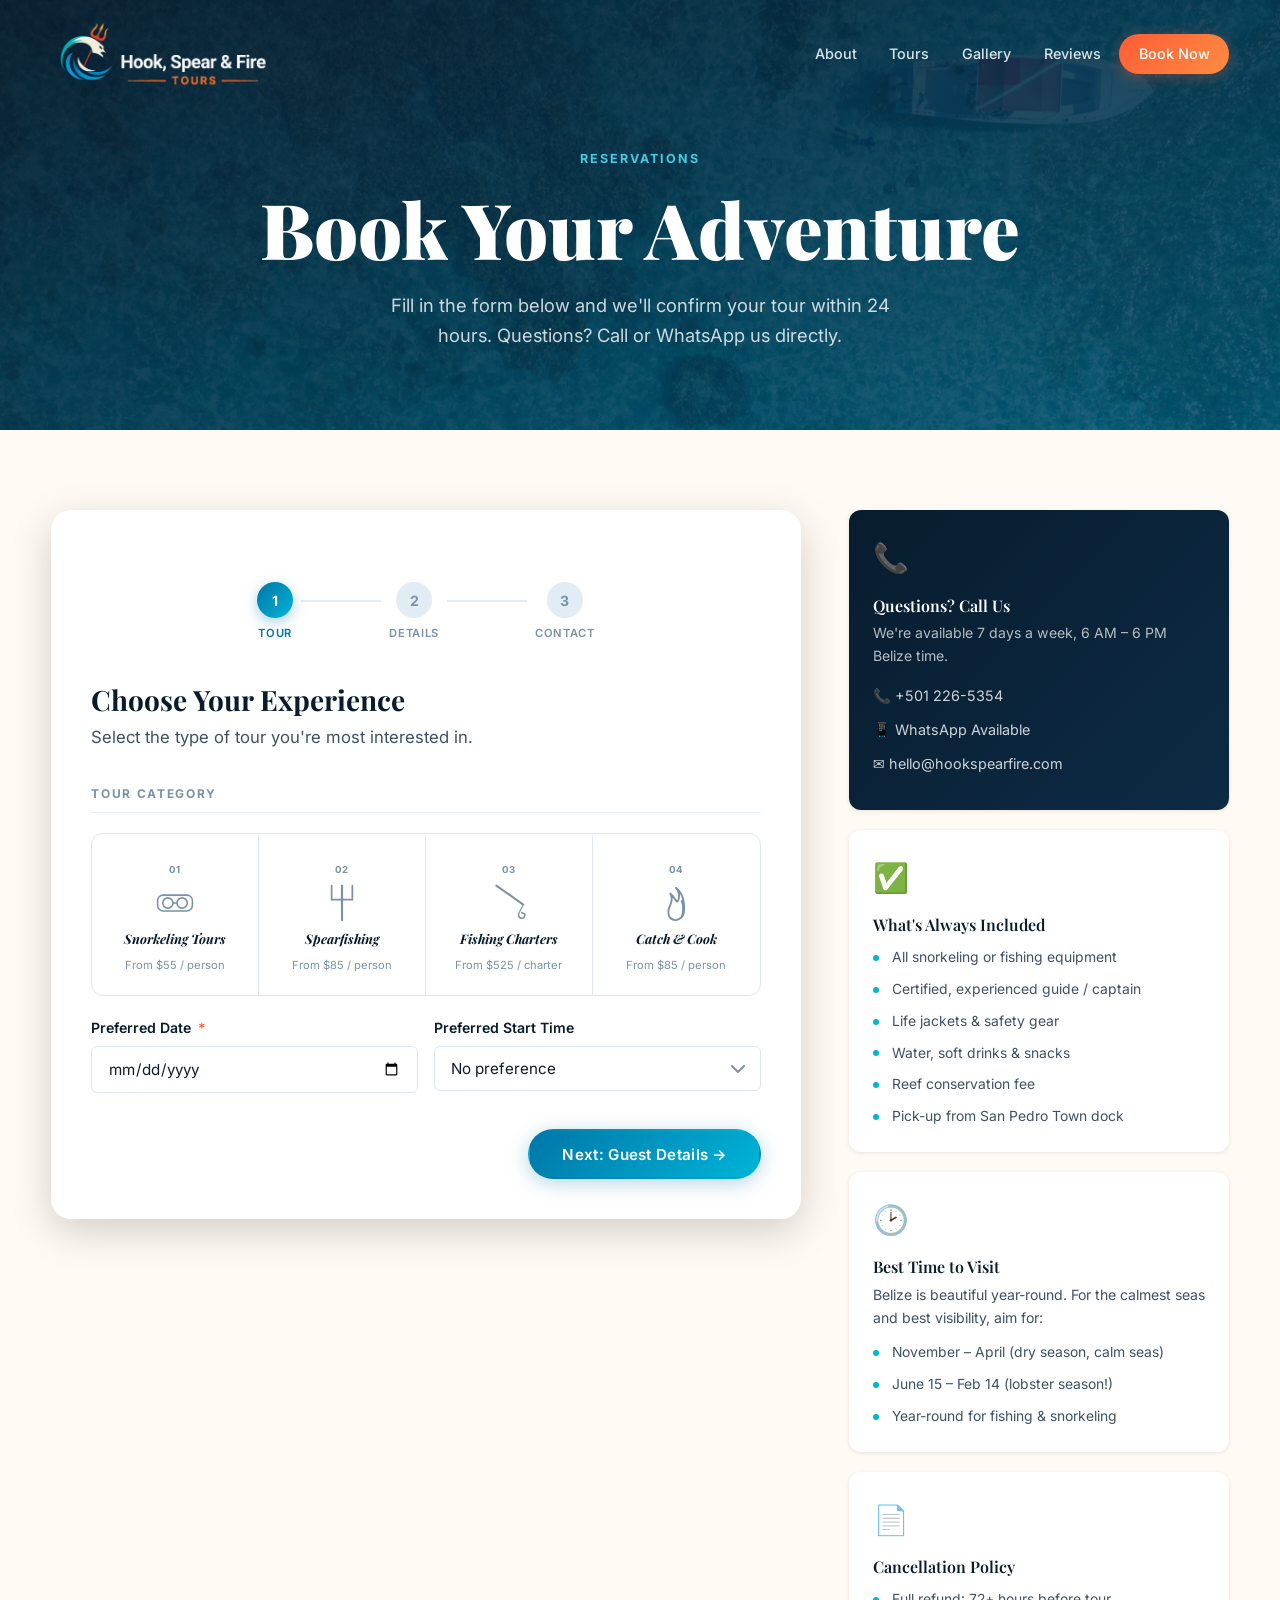
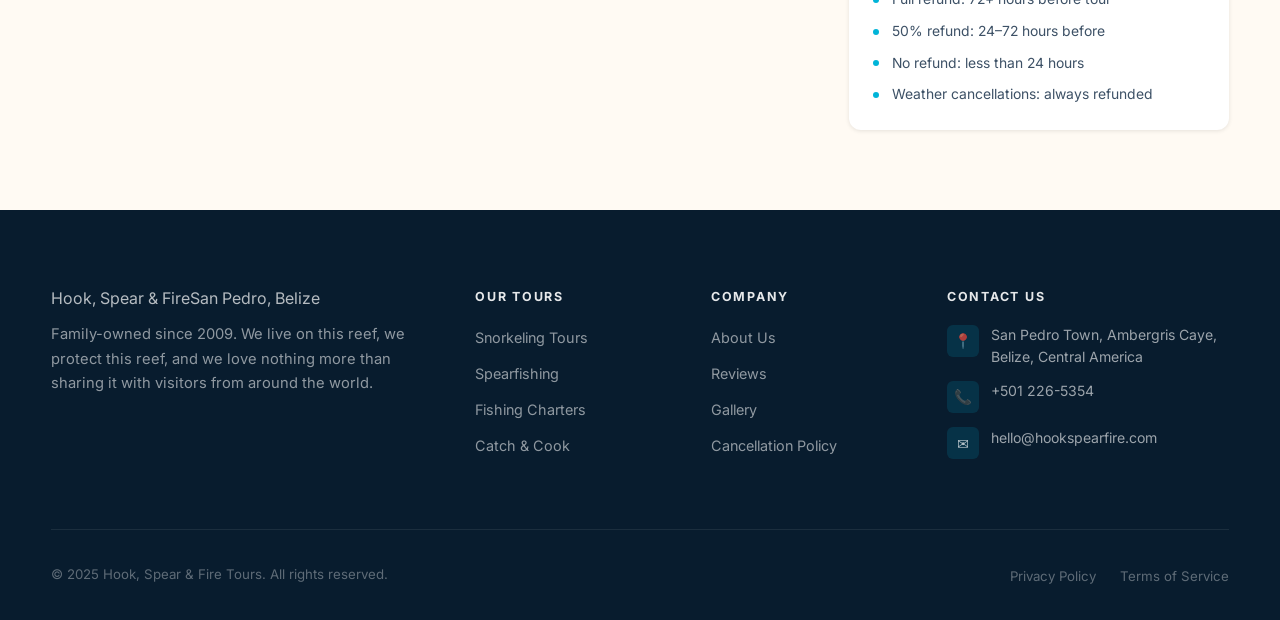
<file: reservations.html>
<!DOCTYPE html>
<html lang="en">
<head>
  <meta charset="UTF-8" />
  <meta name="viewport" content="width=device-width, initial-scale=1.0" />
  <meta name="description" content="Book a snorkeling, spearfishing, fishing or catch-and-cook tour with Hook, Spear &amp; Fire Tours in San Pedro, Belize." />
  <title>Book a Tour | Hook, Spear &amp; Fire Tours — San Pedro, Belize</title>
  <link rel="stylesheet" href="style.css" />
  <link rel="preconnect" href="https://fonts.googleapis.com" />
  <link rel="preconnect" href="https://fonts.gstatic.com" crossorigin />
  <link href="https://fonts.googleapis.com/css2?family=Playfair+Display:ital,wght@0,400;0,600;0,700;0,900;1,400;1,700&family=Inter:wght@300;400;500;600;700&display=swap" rel="stylesheet" />
  <style>
    .step-indicator {
      display: flex;
      align-items: center;
      justify-content: center;
      gap: 0;
      margin: 2rem 0 2.5rem;
    }
    .step {
      display: flex;
      flex-direction: column;
      align-items: center;
      gap: .35rem;
      position: relative;
    }
    .step-circle {
      width: 36px; height: 36px;
      border-radius: 50%;
      background: #e2ecf4;
      color: var(--text-light);
      display: flex;
      align-items: center;
      justify-content: center;
      font-weight: 700;
      font-size: .88rem;
      transition: var(--transition);
      position: relative;
      z-index: 1;
    }
    .step.active .step-circle {
      background: linear-gradient(135deg, var(--ocean), var(--turquoise));
      color: var(--white);
      box-shadow: 0 4px 14px rgba(0,119,168,.35);
    }
    .step.done .step-circle {
      background: linear-gradient(135deg, var(--coral), var(--ember));
      color: var(--white);
    }
    .step-label {
      font-size: .7rem;
      font-weight: 600;
      letter-spacing: .06em;
      text-transform: uppercase;
      color: var(--text-light);
    }
    .step.active .step-label { color: var(--ocean); }
    .step-line {
      flex: 1;
      height: 2px;
      background: #e2ecf4;
      margin: 0 .5rem;
      margin-bottom: 1.5rem;
      max-width: 80px;
    }

    .tour-type-grid {
      display: grid;
      grid-template-columns: repeat(4, 1fr);
      gap: 0;
      border: 1px solid #dce8f0;
      border-radius: var(--radius-md);
      overflow: hidden;
      margin-bottom: 1.25rem;
    }
    .tour-type-card {
      display: flex;
      flex-direction: column;
      align-items: center;
      justify-content: center;
      gap: .4rem;
      padding: 1.5rem .75rem 1.25rem;
      cursor: pointer;
      border: none;
      border-top: 4px solid transparent;
      border-right: 1px solid #dce8f0;
      background: transparent;
      transition: background .25s, border-top-color .25s;
      text-align: center;
    }
    .tour-type-card:last-child { border-right: none; }
    .tour-type-card input[type="radio"] { display: none; }
    .tour-type-card:hover:not(.selected) {
      background: #eaf2f7;
      border-top-color: rgba(255,92,53,.35);
    }
    .tour-type-card.selected {
      background: var(--navy);
      border-top-color: var(--coral);
    }
    .tour-num {
      font-size: .6rem;
      font-weight: 700;
      letter-spacing: .12em;
      color: var(--text-light);
    }
    .tour-type-card.selected .tour-num { color: rgba(255,255,255,.4); }
    .tour-card-svg {
      width: 38px; height: 38px;
      color: var(--text-light);
      transition: color .25s, transform .25s;
    }
    .tour-type-card:hover:not(.selected) .tour-card-svg {
      color: var(--ocean);
      transform: translateY(-3px) scale(1.1);
    }
    .tour-type-card.selected .tour-card-svg {
      color: var(--coral);
      transform: translateY(-2px) scale(1.06);
    }
    .tour-card-name {
      font-family: var(--font-display);
      font-size: .82rem;
      font-weight: 700;
      font-style: italic;
      color: var(--navy);
      display: block;
    }
    .tour-type-card.selected .tour-card-name { color: var(--white); }
    .tour-card-price {
      font-size: .7rem;
      color: var(--text-light);
    }
    .tour-type-card.selected .tour-card-price { color: rgba(255,255,255,.5); }

    .guest-counter {
      display: flex;
      align-items: center;
      gap: .75rem;
    }
    .counter-btn {
      width: 36px; height: 36px;
      border-radius: 50%;
      border: 1.5px solid #dde8f0;
      background: var(--white);
      cursor: pointer;
      font-size: 1.2rem;
      display: flex;
      align-items: center;
      justify-content: center;
      color: var(--navy);
      transition: var(--transition);
    }
    .counter-btn:hover:not(:disabled) {
      background: var(--navy);
      border-color: var(--navy);
      color: var(--white);
    }
    .counter-btn:disabled {
      opacity: .3;
      cursor: not-allowed;
    }
    #capacity-note {
      font-size: .8rem;
      font-weight: 600;
      letter-spacing: .02em;
      padding: .4rem .75rem;
      border-radius: 6px;
      background: #f0f5f9;
      color: var(--text-mid);
      margin-top: -.25rem;
      margin-bottom: .75rem;
    }
    #capacity-note.at-max {
      background: #fff0ec;
      color: var(--coral);
    }
    .counter-value {
      font-family: var(--font-display);
      font-size: 1.5rem;
      font-weight: 700;
      color: var(--navy);
      min-width: 2ch;
      text-align: center;
    }

    .success-screen {
      display: none;
      text-align: center;
      padding: 3rem 1rem;
    }
    .success-icon {
      width: 80px; height: 80px;
      background: linear-gradient(135deg, #22c55e, #16a34a);
      border-radius: 50%;
      display: flex;
      align-items: center;
      justify-content: center;
      font-size: 2rem;
      margin: 0 auto 1.5rem;
      box-shadow: 0 8px 24px rgba(34,197,94,.3);
    }
    .success-screen h3 { font-size: 1.6rem; margin-bottom: .75rem; }
    .success-screen p  { margin-bottom: 2rem; max-width: 420px; margin-inline: auto; }

    .price-estimate {
      background: linear-gradient(135deg, rgba(0,180,216,.08), rgba(0,119,168,.05));
      border: 1px solid rgba(0,180,216,.2);
      border-radius: var(--radius-md);
      padding: 1.25rem;
      margin-top: 1.5rem;
    }
    .price-estimate h5 {
      font-family: var(--font-body);
      font-size: .78rem;
      font-weight: 700;
      letter-spacing: .12em;
      text-transform: uppercase;
      color: var(--ocean);
      margin-bottom: .85rem;
    }
    .price-row {
      display: flex;
      justify-content: space-between;
      font-size: .88rem;
      color: var(--text-mid);
      margin-bottom: .4rem;
    }
    .price-row.total {
      border-top: 1px solid rgba(0,180,216,.2);
      padding-top: .75rem;
      margin-top: .75rem;
      font-weight: 700;
      color: var(--navy);
      font-size: .98rem;
    }
    .price-note {
      font-size: .75rem;
      color: var(--text-light);
      margin-top: .65rem;
    }

    @media (max-width: 600px) {
      .tour-type-grid { grid-template-columns: repeat(2, 1fr); }
      .tour-type-card:nth-child(2) { border-right: none; }
      .tour-type-card:nth-child(3) { border-top: 1px solid #dce8f0; }
      .tour-type-card:nth-child(4) { border-top: 1px solid #dce8f0; border-right: none; }
    }
  </style>
</head>
<body>

<nav class="navbar" id="navbar">
  <div class="container nav-inner">
    <a href="index.html" class="nav-logo">
      <img src="images/Hook, Spear &amp; Fire Logo.png" alt="Hook, Spear &amp; Fire Tours" class="nav-logo-img" />
    </a>
    <ul class="nav-links" id="navLinks">
      <li><a href="index.html#about">About</a></li>
      <li><a href="index.html#services">Tours</a></li>
      <li><a href="index.html#gallery">Gallery</a></li>
      <li><a href="index.html#testimonials">Reviews</a></li>
      <li><a href="reservations.html" class="nav-cta">Book Now</a></li>
    </ul>
    <button class="nav-toggle" id="navToggle" aria-label="Toggle menu">
      <span></span><span></span><span></span>
    </button>
  </div>
</nav>


<header class="reservations-hero">
  <div class="container">
    <span class="section-label" style="color:var(--aqua)">Reservations</span>
    <h1>Book Your Adventure</h1>
    <p>
      Fill in the form below and we'll confirm your tour within
      24 hours. Questions? Call or WhatsApp us directly.
    </p>
  </div>
</header>


<section class="reservations-section">
  <div class="container reservations-layout">

    <div class="form-card fade-up">

      <div class="step-indicator">
        <div class="step active" id="step1">
          <div class="step-circle">1</div>
          <span class="step-label">Tour</span>
        </div>
        <div class="step-line"></div>
        <div class="step" id="step2">
          <div class="step-circle">2</div>
          <span class="step-label">Details</span>
        </div>
        <div class="step-line"></div>
        <div class="step" id="step3">
          <div class="step-circle">3</div>
          <span class="step-label">Contact</span>
        </div>
      </div>

      <form id="bookingForm" novalidate>

        <!-- STEP 1 -->
        <div class="form-step" id="formStep1">
          <h2>Choose Your Experience</h2>
          <p>Select the type of tour you're most interested in.</p>

          <div class="form-section-title">Tour Category</div>
          <div class="tour-type-grid">

            <label class="tour-type-card" id="card-snorkeling">
              <input type="radio" name="tourCategory" value="snorkeling" />
              <span class="tour-num">01</span>
              <svg class="tour-card-svg" viewBox="0 0 48 30" fill="none" aria-hidden="true">
                <rect x="2" y="5" width="44" height="20" rx="7" stroke="currentColor" stroke-width="2"/>
                <circle cx="15" cy="15" r="6.5" stroke="currentColor" stroke-width="2"/>
                <circle cx="33" cy="15" r="6.5" stroke="currentColor" stroke-width="2"/>
                <line x1="21.5" y1="15" x2="26.5" y2="15" stroke="currentColor" stroke-width="2" stroke-linecap="round"/>
              </svg>
              <strong class="tour-card-name">Snorkeling Tours</strong>
              <span class="tour-card-price">From $55 / person</span>
            </label>

            <label class="tour-type-card" id="card-spearfishing">
              <input type="radio" name="tourCategory" value="spearfishing" />
              <span class="tour-num">02</span>
              <svg class="tour-card-svg" viewBox="0 0 32 44" fill="none" aria-hidden="true">
                <line x1="16" y1="2" x2="16" y2="42" stroke="currentColor" stroke-width="2.5" stroke-linecap="round"/>
                <line x1="4" y1="18" x2="28" y2="18" stroke="currentColor" stroke-width="2" stroke-linecap="round"/>
                <line x1="4" y1="2" x2="4" y2="18" stroke="currentColor" stroke-width="2" stroke-linecap="round"/>
                <line x1="28" y1="2" x2="28" y2="18" stroke="currentColor" stroke-width="2" stroke-linecap="round"/>
              </svg>
              <strong class="tour-card-name">Spearfishing</strong>
              <span class="tour-card-price">From $85 / person</span>
            </label>

            <label class="tour-type-card" id="card-fishing">
              <input type="radio" name="tourCategory" value="fishing" />
              <span class="tour-num">03</span>
              <svg class="tour-card-svg" viewBox="0 0 44 48" fill="none" aria-hidden="true">
                <line x1="6" y1="2" x2="40" y2="26" stroke="currentColor" stroke-width="2.5" stroke-linecap="round"/>
                <line x1="40" y1="26" x2="34" y2="38" stroke="currentColor" stroke-width="1.5" stroke-linecap="round"/>
                <path d="M34 38 C34 45 42 45 42 38" stroke="currentColor" stroke-width="2" stroke-linecap="round" fill="none"/>
                <line x1="42" y1="38" x2="38" y2="36" stroke="currentColor" stroke-width="2" stroke-linecap="round"/>
              </svg>
              <strong class="tour-card-name">Fishing Charters</strong>
              <span class="tour-card-price">From $525 / charter</span>
            </label>

            <label class="tour-type-card" id="card-catchcook">
              <input type="radio" name="tourCategory" value="catchcook" />
              <span class="tour-num">04</span>
              <svg class="tour-card-svg" viewBox="0 0 28 40" fill="none" aria-hidden="true">
                <path d="M14 38 C6 38 4 30 8 22 C10 18 10 14 8 10 C13 14 14 20 16 18 C18 14 18 8 14 4 C24 12 24 28 20 34 C22 30 22 22 20 18 C24 26 24 36 14 38 Z" stroke="currentColor" stroke-width="2" stroke-linejoin="round" fill="none"/>
              </svg>
              <strong class="tour-card-name">Catch &amp; Cook</strong>
              <span class="tour-card-price">From $85 / person</span>
            </label>

          </div>

          <div class="form-group" id="specificTourGroup" style="display:none;">
            <label for="specificTour">Specific Tour <span class="required">*</span></label>
            <select class="form-control" id="specificTour" name="specificTour">
              <option value="">Select a tour...</option>
            </select>
          </div>

          <div class="form-row">
            <div class="form-group">
              <label for="tourDate">Preferred Date <span class="required">*</span></label>
              <input type="date" class="form-control" id="tourDate" name="tourDate" />
            </div>
            <div class="form-group">
              <label for="timePreference">Preferred Start Time</label>
              <select class="form-control" id="timePreference" name="timePreference">
                <option value="">No preference</option>
                <option value="early-morning">Early Morning (6:00–7:00 AM)</option>
                <option value="morning">Morning (7:00–9:00 AM)</option>
                <option value="mid-morning">Mid-Morning (9:00–11:00 AM)</option>
                <option value="afternoon">Afternoon (1:00–3:00 PM)</option>
                <option value="sunset">Sunset (4:00–6:00 PM)</option>
              </select>
            </div>
          </div>

          <div style="text-align:right; margin-top:1rem;">
            <button type="button" class="btn btn-ocean" id="toStep2">
              Next: Guest Details &#8594;
            </button>
          </div>
        </div>

        <!-- STEP 2 -->
        <div class="form-step" id="formStep2" style="display:none;">
          <h2>Guest Details</h2>
          <p>Tell us a little about your group so we can prepare the perfect experience.</p>

          <div class="form-section-title">Group Size</div>

          <div class="form-row">
            <div class="form-group">
              <label>Adults</label>
              <div class="guest-counter">
                <button type="button" class="counter-btn" data-target="adults" data-action="minus">&#8722;</button>
                <span class="counter-value" id="adults-display">2</span>
                <button type="button" class="counter-btn" data-target="adults" data-action="plus">&#43;</button>
                <input type="hidden" id="adults" name="adults" value="2" />
              </div>
            </div>
            <div class="form-group">
              <label>Children (under 14)</label>
              <div class="guest-counter">
                <button type="button" class="counter-btn" data-target="children" data-action="minus">&#8722;</button>
                <span class="counter-value" id="children-display">0</span>
                <button type="button" class="counter-btn" data-target="children" data-action="plus">&#43;</button>
                <input type="hidden" id="children" name="children" value="0" />
              </div>
            </div>
          </div>

          <div id="capacity-note" style="display:none;"></div>

          <div class="form-section-title">Experience &amp; Preferences</div>

          <div class="form-row">
            <div class="form-group">
              <label for="experienceLevel">Experience Level</label>
              <select class="form-control" id="experienceLevel" name="experienceLevel">
                <option value="beginner">Beginner — Never done this before</option>
                <option value="some">Some experience — done it a few times</option>
                <option value="intermediate">Intermediate — comfortable and capable</option>
                <option value="advanced">Advanced — experienced adventurer</option>
              </select>
            </div>
            <div class="form-group">
              <label for="swimAbility">Swimming Ability</label>
              <select class="form-control" id="swimAbility" name="swimAbility">
                <option value="non-swimmer">Non-swimmer (life vest provided)</option>
                <option value="basic">Basic — comfortable in shallow water</option>
                <option value="comfortable" selected>Comfortable in open water</option>
                <option value="strong">Strong swimmer / diver</option>
              </select>
            </div>
          </div>

          <div class="form-group">
            <label for="dietaryNeeds">Dietary Needs / Allergies</label>
            <input type="text" class="form-control" id="dietaryNeeds" name="dietaryNeeds"
              placeholder="e.g. shellfish allergy, vegetarian, etc." />
          </div>

          <div class="form-group">
            <label for="specialRequests">Special Requests or Notes</label>
            <textarea class="form-control" id="specialRequests" name="specialRequests"
              placeholder="Birthday? Anniversary? Specific fish you want to target? Let us know anything that will make your trip extra special."></textarea>
          </div>

          <div class="price-estimate" id="priceEstimate" style="display:none;">
            <h5>Estimated Price</h5>
            <div class="price-row">
              <span id="estimateLabel">Tour</span>
              <span id="estimateBase">—</span>
            </div>
            <div class="price-row" id="estimateChildRow" style="display:none;">
              <span>Children (half price)</span>
              <span id="estimateChild">—</span>
            </div>
            <div class="price-row total">
              <span>Estimated Total</span>
              <span id="estimateTotal">—</span>
            </div>
            <p class="price-note">
              * Final price confirmed at booking. Charters priced per boat,
              per-person tours priced per guest. Prices in USD.
            </p>
          </div>

          <div style="display:flex; gap:1rem; margin-top:1.5rem; justify-content:space-between;">
            <button type="button" class="btn btn-outline" id="backToStep1"
              style="border-color:#dde8f0;color:var(--text-mid);">
              &#8592; Back
            </button>
            <button type="button" class="btn btn-ocean" id="toStep3">
              Next: Contact Info &#8594;
            </button>
          </div>
        </div>

        <!-- STEP 3 -->
        <div class="form-step" id="formStep3" style="display:none;">
          <h2>Your Contact Details</h2>
          <p>We'll send a confirmation and any additional info to the details below.</p>

          <div class="form-section-title">Personal Information</div>

          <div class="form-row">
            <div class="form-group">
              <label for="firstName">First Name <span class="required">*</span></label>
              <input type="text" class="form-control" id="firstName" name="firstName"
                placeholder="Jane" required />
            </div>
            <div class="form-group">
              <label for="lastName">Last Name <span class="required">*</span></label>
              <input type="text" class="form-control" id="lastName" name="lastName"
                placeholder="Smith" required />
            </div>
          </div>

          <div class="form-group">
            <label for="email">Email Address <span class="required">*</span></label>
            <input type="email" class="form-control" id="email" name="email"
              placeholder="jane@example.com" required />
          </div>

          <div class="form-group">
            <label for="phone">Phone / WhatsApp Number <span class="required">*</span></label>
            <input type="tel" class="form-control" id="phone" name="phone"
              placeholder="+1 (555) 000-0000" required />
          </div>

          <div class="form-row">
            <div class="form-group">
              <label for="country">Country of Residence</label>
              <input type="text" class="form-control" id="country" name="country"
                placeholder="United States" />
            </div>
            <div class="form-group">
              <label for="hearAbout">How Did You Hear About Us?</label>
              <select class="form-control" id="hearAbout" name="hearAbout">
                <option value="">Select one...</option>
                <option value="google">Google Search</option>
                <option value="tripadvisor">TripAdvisor</option>
                <option value="instagram">Instagram</option>
                <option value="facebook">Facebook</option>
                <option value="friend">Friend / Family Recommendation</option>
                <option value="hotel">Hotel / Resort Recommendation</option>
                <option value="other">Other</option>
              </select>
            </div>
          </div>

          <div class="form-group">
            <label style="display:flex; align-items:flex-start; gap:.6rem; cursor:pointer;">
              <input type="checkbox" id="agreeTerms" name="agreeTerms"
                style="margin-top:.25rem; accent-color:var(--ocean);" />
              <span style="font-size:.88rem; color:var(--text-mid);">
                I agree to the
                <a href="#" style="color:var(--ocean);">cancellation policy</a>
                and understand that a 50% deposit may be required to secure my booking.
              </span>
            </label>
          </div>

          <div class="form-submit">
            <button type="submit" class="btn btn-primary" id="submitBtn">
              &#127908; Send Reservation Request
            </button>
          </div>
          <p class="form-note">
            We'll reply within 24 hours to confirm your booking and arrange payment.
            No credit card required now.
          </p>

          <div style="display:flex; gap:1rem; margin-top:1rem; justify-content:flex-start;">
            <button type="button" class="btn btn-outline" id="backToStep2"
              style="border-color:#dde8f0;color:var(--text-mid); padding:.6rem 1.2rem; font-size:.88rem;">
              &#8592; Back to Guest Details
            </button>
          </div>
        </div>

        <!-- SUCCESS -->
        <div class="success-screen" id="successScreen">
          <div class="success-icon">&#10003;</div>
          <h3>Request Sent!</h3>
          <p>
            Thank you for your reservation request. We'll review your
            details and send a confirmation to your email within 24
            hours. We can't wait to take you out on the reef!
          </p>
          <a href="index.html" class="btn btn-ocean">&#8592; Back to Homepage</a>
        </div>

      </form>
    </div>


    <aside class="booking-sidebar fade-up">

      <div class="info-card info-card-highlight">
        <div class="info-card-icon">&#128222;</div>
        <h4>Questions? Call Us</h4>
        <p>We're available 7 days a week, 6 AM – 6 PM Belize time.</p>
        <div style="margin-top:1rem;">
          <div class="contact-detail">&#128222; +501 226-5354</div>
          <div class="contact-detail">&#128241; WhatsApp Available</div>
          <div class="contact-detail">&#9993; hello@hookspearfire.com</div>
        </div>
      </div>

      <div class="info-card">
        <div class="info-card-icon">&#9989;</div>
        <h4>What's Always Included</h4>
        <ul class="info-card-list">
          <li>All snorkeling or fishing equipment</li>
          <li>Certified, experienced guide / captain</li>
          <li>Life jackets &amp; safety gear</li>
          <li>Water, soft drinks &amp; snacks</li>
          <li>Reef conservation fee</li>
          <li>Pick-up from San Pedro Town dock</li>
        </ul>
      </div>

      <div class="info-card">
        <div class="info-card-icon">&#128337;</div>
        <h4>Best Time to Visit</h4>
        <p style="margin-bottom:.65rem;">
          Belize is beautiful year-round. For the calmest seas
          and best visibility, aim for:
        </p>
        <ul class="info-card-list">
          <li>November – April (dry season, calm seas)</li>
          <li>June 15 – Feb 14 (lobster season!)</li>
          <li>Year-round for fishing &amp; snorkeling</li>
        </ul>
      </div>

      <div class="info-card">
        <div class="info-card-icon">&#128196;</div>
        <h4>Cancellation Policy</h4>
        <ul class="info-card-list">
          <li>Full refund: 72+ hours before tour</li>
          <li>50% refund: 24–72 hours before</li>
          <li>No refund: less than 24 hours</li>
          <li>Weather cancellations: always refunded</li>
        </ul>
      </div>

    </aside>

  </div>
</section>


<footer class="footer">
  <div class="container">
    <div class="footer-grid">

      <div class="footer-brand">
        <div class="nav-logo">
          <span class="nav-logo-main">Hook, Spear &amp; Fire</span>
          <span class="nav-logo-sub">San Pedro, Belize</span>
        </div>
        <p class="footer-tagline">
          Family-owned since 2009. We live on this reef,
          we protect this reef, and we love nothing more
          than sharing it with visitors from around the world.
        </p>
      </div>

      <div class="footer-col">
        <h5>Our Tours</h5>
        <ul class="footer-links">
          <li><a href="index.html#services">Snorkeling Tours</a></li>
          <li><a href="index.html#services">Spearfishing</a></li>
          <li><a href="index.html#services">Fishing Charters</a></li>
          <li><a href="index.html#services">Catch &amp; Cook</a></li>
        </ul>
      </div>

      <div class="footer-col">
        <h5>Company</h5>
        <ul class="footer-links">
          <li><a href="index.html#about">About Us</a></li>
          <li><a href="index.html#testimonials">Reviews</a></li>
          <li><a href="index.html#gallery">Gallery</a></li>
          <li><a href="#">Cancellation Policy</a></li>
        </ul>
      </div>

      <div class="footer-col">
        <h5>Contact Us</h5>
        <div class="footer-contact-item">
          <div class="contact-icon">&#128205;</div>
          <span>San Pedro Town, Ambergris Caye,<br />Belize, Central America</span>
        </div>
        <div class="footer-contact-item">
          <div class="contact-icon">&#128222;</div>
          <span>+501 226-5354</span>
        </div>
        <div class="footer-contact-item">
          <div class="contact-icon">&#9993;</div>
          <span>hello@hookspearfire.com</span>
        </div>
      </div>

    </div>

    <div class="footer-bottom">
      <p>&copy; 2025 Hook, Spear &amp; Fire Tours. All rights reserved.</p>
      <ul class="footer-bottom-links">
        <li><a href="#">Privacy Policy</a></li>
        <li><a href="#">Terms of Service</a></li>
      </ul>
    </div>
  </div>
</footer>


<script>
(function () {

  const navbar = document.getElementById('navbar');
  window.addEventListener('scroll', function () {
    navbar.classList.toggle('scrolled', window.scrollY > 50);
  }, { passive: true });

  const toggle   = document.getElementById('navToggle');
  const navLinks = document.getElementById('navLinks');
  toggle.addEventListener('click', function () {
    const open = navLinks.classList.toggle('open');
    toggle.setAttribute('aria-expanded', open);
  });

  const fadeEls = document.querySelectorAll('.fade-up');
  if ('IntersectionObserver' in window) {
    const observer = new IntersectionObserver(function (entries) {
      entries.forEach(function (entry) {
        if (entry.isIntersecting) {
          entry.target.classList.add('visible');
          observer.unobserve(entry.target);
        }
      });
    }, { threshold: 0.1 });
    fadeEls.forEach(function (el) { observer.observe(el); });
  } else {
    fadeEls.forEach(function (el) { el.classList.add('visible'); });
  }

  const dateInput = document.getElementById('tourDate');
  const today = new Date();
  const yyyy  = today.getFullYear();
  const mm    = String(today.getMonth() + 1).padStart(2, '0');
  const dd    = String(today.getDate() + 1).padStart(2, '0');
  dateInput.min = yyyy + '-' + mm + '-' + dd;

  const tourOptions = {
    snorkeling: [
      { label: 'Private Reef Snorkeling', base: 125, max: 14 },
      { label: 'Guided Coral Reef Snorkeling', base: 65, max: 14 },
      { label: 'Shark & Ray Snorkeling', base: 75, max: 14 },
      { label: 'Beginner Snorkeling Lessons', base: 55, max: 14 },
      { label: 'Multi-Stop Reef Adventure', base: 195, max: 14 },
      { label: 'Sunset Snorkeling Tour', base: 85 }
    ],
    spearfishing: [
      { label: 'Beginner Spearfishing Lessons', base: 95, max: 10 },
      { label: 'Guided Reef Spearfishing', base: 145, max: 10 },
      { label: 'Freedive Spearfishing Adventure', base: 225, max: 8, noKids: true },
      { label: 'Lionfish Hunt', base: 85, max: 10 },
      { label: 'Lobster Hunt Catch & Cook', base: 175, max: 10 },
      { label: 'Spearfishing Catch & Cook', base: 195, max: 10 }
    ],
    fishing: [
      { label: 'Half-day Fishing Trip (Reef)', base: 525, perBoat: true, max: 10 },
      { label: 'Full-day Fishing Trip (Reef)', base: 825, perBoat: true, max: 10 },
      { label: 'Deep-sea Fishing Trip', base: 1050, perBoat: true, max: 10 },
      { label: 'Half-day Fly Fishing Trip (Flats)', base: 575, perBoat: true, max: 10 },
      { label: 'Full-day Fly Fishing Trip (Flats)', base: 795, perBoat: true, max: 10 },
      { label: 'Fishing Catch & Cook', base: 750, perBoat: true, max: 10 }
    ],
    catchcook: [
      { label: 'Spearfishing Catch & Cook', base: 135, max: 10 },
      { label: 'Fishing Catch & Cook', base: 85, max: 10 },
      { label: 'Lobster Hunt Catch & Cook', base: 175, max: 10 },
      { label: 'Private Island Piknik', base: 175, max: 14 },
      { label: 'Belizean Seafood Cooking Demo', base: 95, max: 14 },
      { label: 'Sunset Catch & Cook', base: 195, max: 14 }
    ]
  };

  const tourCards      = document.querySelectorAll('.tour-type-card');
  const specificGroup  = document.getElementById('specificTourGroup');
  const specificSelect = document.getElementById('specificTour');

  let selectedCategory = null;
  let selectedTour     = null;

  tourCards.forEach(function (card) {
    card.addEventListener('click', function () {
      tourCards.forEach(function (c) { c.classList.remove('selected'); });
      card.classList.add('selected');
      card.querySelector('input[type="radio"]').checked = true;
      selectedCategory = card.querySelector('input').value;

      const opts = tourOptions[selectedCategory];
      specificSelect.innerHTML = '<option value="">Select a tour...</option>';
      opts.forEach(function (t, i) {
        const opt = document.createElement('option');
        opt.value = i;
        opt.textContent = t.label + (t.perBoat ? ' — from $' + t.base + '/boat' : ' — from $' + t.base + '/person');
        specificSelect.appendChild(opt);
      });
      specificGroup.style.display = 'block';
      selectedTour = null;
      document.getElementById('priceEstimate').style.display = 'none';
    });
  });

  specificSelect.addEventListener('change', function () {
    if (!selectedCategory || specificSelect.value === '') {
      selectedTour = null;
      document.getElementById('priceEstimate').style.display = 'none';
      updateCounterLimits();
      return;
    }
    selectedTour = tourOptions[selectedCategory][parseInt(specificSelect.value)];
    updateCounterLimits();
    updatePriceEstimate();
  });

  let adults   = 2;
  let children = 0;

  function updateCounterLimits() {
    var max    = (selectedTour && selectedTour.max) ? selectedTour.max : Infinity;
    var noKids = selectedTour && selectedTour.noKids;
    var total  = adults + children;
    var noteEl = document.getElementById('capacity-note');
    var adultsPlusBtn   = document.querySelector('.counter-btn[data-target="adults"][data-action="plus"]');
    var childrenPlusBtn = document.querySelector('.counter-btn[data-target="children"][data-action="plus"]');

    if (noKids && children > 0) {
      children = 0;
      document.getElementById('children-display').textContent = 0;
      document.getElementById('children').value = 0;
      total = adults;
    }

    adultsPlusBtn.disabled   = total >= max;
    childrenPlusBtn.disabled = noKids || total >= max;

    if (!selectedTour || !selectedTour.max) {
      noteEl.style.display = 'none';
      return;
    }
    noteEl.style.display = 'block';
    noteEl.classList.remove('at-max');
    if (noKids && total >= max) {
      noteEl.textContent = 'Adults only \u00b7 Maximum capacity reached (' + max + ')';
      noteEl.classList.add('at-max');
    } else if (noKids) {
      noteEl.textContent = 'Adults only \u00b7 ' + (max - total) + ' spot' + (max - total !== 1 ? 's' : '') + ' remaining (max ' + max + ')';
    } else if (total >= max) {
      noteEl.textContent = 'Maximum capacity reached (' + max + ' guests)';
      noteEl.classList.add('at-max');
    } else {
      noteEl.textContent = (max - total) + ' spot' + (max - total !== 1 ? 's' : '') + ' remaining \u00b7 max ' + max + ' guests';
    }
  }

  document.querySelectorAll('.counter-btn').forEach(function (btn) {
    btn.addEventListener('click', function () {
      var target = btn.dataset.target;
      var action = btn.dataset.action;
      var max    = (selectedTour && selectedTour.max) ? selectedTour.max : Infinity;
      var total  = adults + children;
      if (target === 'adults') {
        if (action === 'plus' && total >= max) return;
        adults = Math.max(1, action === 'plus' ? adults + 1 : adults - 1);
        document.getElementById('adults-display').textContent = adults;
        document.getElementById('adults').value = adults;
      } else {
        if (action === 'plus' && (selectedTour && selectedTour.noKids)) return;
        if (action === 'plus' && total >= max) return;
        children = Math.max(0, action === 'plus' ? children + 1 : children - 1);
        document.getElementById('children-display').textContent = children;
        document.getElementById('children').value = children;
      }
      updateCounterLimits();
      if (selectedTour) updatePriceEstimate();
    });
  });

  function updatePriceEstimate() {
    if (!selectedTour) return;
    const est      = document.getElementById('priceEstimate');
    const labelEl  = document.getElementById('estimateLabel');
    const baseEl   = document.getElementById('estimateBase');
    const childRow = document.getElementById('estimateChildRow');
    const childEl  = document.getElementById('estimateChild');
    const totalEl  = document.getElementById('estimateTotal');

    let baseTotal  = 0;
    let childTotal = 0;

    if (selectedTour.perBoat) {
      baseTotal = selectedTour.base;
      labelEl.textContent = selectedTour.label + ' (per charter)';
      baseEl.textContent  = '$' + baseTotal.toLocaleString();
      childRow.style.display = 'none';
    } else {
      baseTotal  = selectedTour.base * adults;
      childTotal = Math.round(selectedTour.base * 0.5 * children);
      labelEl.textContent = selectedTour.label + ' x ' + adults + ' adult' + (adults !== 1 ? 's' : '');
      baseEl.textContent  = '$' + baseTotal.toLocaleString();
      if (children > 0) {
        childRow.style.display = 'flex';
        childEl.textContent    = '$' + childTotal.toLocaleString();
      } else {
        childRow.style.display = 'none';
      }
    }

    totalEl.textContent = '$' + (baseTotal + childTotal).toLocaleString() + ' USD';
    est.style.display   = 'block';
  }

  function setStep(n) {
    [1, 2, 3].forEach(function (i) {
      document.getElementById('formStep' + i).style.display = i === n ? 'block' : 'none';
      const stepEl = document.getElementById('step' + i);
      stepEl.classList.remove('active', 'done');
      if (i === n) stepEl.classList.add('active');
      if (i < n)  stepEl.classList.add('done');
    });
    document.querySelector('.form-card').scrollIntoView({ behavior: 'smooth', block: 'start' });
  }

  document.getElementById('toStep2').addEventListener('click', function () {
    if (!selectedCategory) {
      alert('Please select a tour category before continuing.');
      return;
    }
    if (!dateInput.value) {
      alert('Please select a preferred date.');
      dateInput.focus();
      return;
    }
    setStep(2);
  });

  document.getElementById('backToStep1').addEventListener('click', function () { setStep(1); });
  document.getElementById('toStep3').addEventListener('click', function () { setStep(3); });
  document.getElementById('backToStep2').addEventListener('click', function () { setStep(2); });

  document.getElementById('bookingForm').addEventListener('submit', function (e) {
    e.preventDefault();

    const firstName = document.getElementById('firstName').value.trim();
    const lastName  = document.getElementById('lastName').value.trim();
    const email     = document.getElementById('email').value.trim();
    const phone     = document.getElementById('phone').value.trim();
    const agreed    = document.getElementById('agreeTerms').checked;

    if (!firstName || !lastName) { alert('Please enter your full name.'); return; }
    if (!email || !/^[^\s@]+@[^\s@]+\.[^\s@]+$/.test(email)) { alert('Please enter a valid email address.'); return; }
    if (!phone) { alert('Please enter a phone number.'); return; }
    if (!agreed) { alert('Please agree to the cancellation policy to continue.'); return; }

    document.getElementById('formStep3').style.display = 'none';
    [1,2,3].forEach(function (i) {
      const s = document.getElementById('step' + i);
      s.classList.remove('active');
      s.classList.add('done');
    });
    document.getElementById('successScreen').style.display = 'block';
    document.querySelector('.form-card').scrollIntoView({ behavior: 'smooth', block: 'start' });
  });

})();
</script>
</body>
</html>
</file>
<file: style.css>
/* ================================================================
   Hook, Spear & Fire Tours — Main Stylesheet
   San Pedro, Belize
   ================================================================ */

/* ----------------------------------------------------------------
   1. RESET & VARIABLES
   ---------------------------------------------------------------- */
*, *::before, *::after { box-sizing: border-box; margin: 0; padding: 0; }

:root {
  --navy:       #081c2e;
  --deep-blue:  #0d2b45;
  --ocean:      #0077a8;
  --turquoise:  #00b4d8;
  --aqua:       #48cae4;
  --coral:      #ff5c35;
  --ember:      #ff8c42;
  --gold:       #f4a624;
  --sand:       #fdf3e3;
  --cream:      #fffaf3;
  --white:      #ffffff;
  --text-dark:  #0d1b2a;
  --text-mid:   #3d5166;
  --text-light: #7a92a8;

  --font-display: 'Playfair Display', Georgia, serif;
  --font-body:    'Inter', 'Segoe UI', system-ui, sans-serif;

  --radius-sm: 6px;
  --radius-md: 12px;
  --radius-lg: 20px;
  --radius-xl: 32px;

  --shadow-sm:  0 1px 4px rgba(0,0,0,.10);
  --shadow-md:  0 4px 16px rgba(0,0,0,.12);
  --shadow-lg:  0 12px 40px rgba(0,0,0,.18);
  --shadow-xl:  0 24px 64px rgba(0,0,0,.22);

  --transition: all .3s cubic-bezier(.4,0,.2,1);
  --transition-slow: all .5s cubic-bezier(.4,0,.2,1);
}

html { scroll-behavior: smooth; font-size: 16px; }

body {
  font-family: var(--font-body);
  color: var(--text-dark);
  background: var(--white);
  line-height: 1.65;
  overflow-x: hidden;
}

img { max-width: 100%; display: block; }

a { text-decoration: none; color: inherit; }

/* ----------------------------------------------------------------
   2. TYPOGRAPHY
   ---------------------------------------------------------------- */
h1, h2, h3, h4, h5 {
  font-family: var(--font-display);
  line-height: 1.2;
  color: var(--navy);
}

h1 { font-size: clamp(2.6rem, 6vw, 5rem); font-weight: 900; }
h2 { font-size: clamp(1.9rem, 4vw, 3rem); font-weight: 700; }
h3 { font-size: clamp(1.2rem, 2.5vw, 1.65rem); font-weight: 600; }
h4 { font-size: 1.1rem; font-weight: 600; }

p { font-size: 1.05rem; color: var(--text-mid); }

.section-label {
  display: inline-block;
  font-family: var(--font-body);
  font-size: .78rem;
  font-weight: 700;
  letter-spacing: .16em;
  text-transform: uppercase;
  color: var(--coral);
  margin-bottom: .75rem;
}

.section-heading {
  margin-bottom: 1.1rem;
}

.section-subheading {
  font-size: 1.1rem;
  color: var(--text-mid);
  max-width: 580px;
  margin: 0 auto 3rem;
}

.centered { text-align: center; }

/* ----------------------------------------------------------------
   3. UTILITY CLASSES
   ---------------------------------------------------------------- */
.container {
  width: min(1200px, 92vw);
  margin-inline: auto;
}

.btn {
  display: inline-flex;
  align-items: center;
  gap: .5rem;
  padding: .85rem 2rem;
  border-radius: var(--radius-xl);
  font-family: var(--font-body);
  font-weight: 600;
  font-size: .95rem;
  letter-spacing: .02em;
  cursor: pointer;
  border: 2px solid transparent;
  transition: var(--transition);
  white-space: nowrap;
}

.btn-primary {
  background: linear-gradient(135deg, var(--coral), var(--ember));
  color: var(--white);
  box-shadow: 0 4px 20px rgba(255,92,53,.35);
}
.btn-primary:hover {
  transform: translateY(-2px);
  box-shadow: 0 8px 28px rgba(255,92,53,.45);
}

.btn-outline {
  background: transparent;
  color: var(--white);
  border-color: rgba(255,255,255,.6);
}
.btn-outline:hover {
  background: rgba(255,255,255,.15);
  border-color: var(--white);
  transform: translateY(-2px);
}

.btn-ocean {
  background: linear-gradient(135deg, var(--ocean), var(--turquoise));
  color: var(--white);
  box-shadow: 0 4px 20px rgba(0,119,168,.3);
}
.btn-ocean:hover {
  transform: translateY(-2px);
  box-shadow: 0 8px 28px rgba(0,119,168,.4);
}

.btn-sm {
  padding: .6rem 1.4rem;
  font-size: .88rem;
}

/* ----------------------------------------------------------------
   4. NAVIGATION
   ---------------------------------------------------------------- */
.navbar {
  position: fixed;
  top: 0; left: 0; right: 0;
  z-index: 1000;
  padding: 1.2rem 0;
  transition: var(--transition);
}

.navbar.scrolled {
  background: rgba(8, 28, 46, .97);
  backdrop-filter: blur(12px);
  padding: .85rem 0;
  box-shadow: 0 2px 20px rgba(0,0,0,.3);
}

.nav-inner {
  display: flex;
  align-items: center;
  justify-content: space-between;
}

.nav-logo {
  display: flex;
  align-items: center;
  line-height: 1;
}

.nav-logo-img {
  height: 70px;
  width: auto;
  display: block;
}

.footer-logo-img {
  height: 150px;
  width: auto;
  display: block;
}

.nav-links {
  display: flex;
  align-items: center;
  gap: .25rem;
  list-style: none;
}

.nav-links a {
  display: block;
  padding: .5rem .9rem;
  font-size: .9rem;
  font-weight: 500;
  color: rgba(255,255,255,.85);
  border-radius: var(--radius-sm);
  transition: var(--transition);
}

.nav-links a:hover {
  color: var(--white);
  background: rgba(255,255,255,.1);
}

.nav-cta {
  background: linear-gradient(135deg, var(--coral), var(--ember)) !important;
  color: var(--white) !important;
  padding: .5rem 1.2rem !important;
  border-radius: var(--radius-xl) !important;
  box-shadow: 0 3px 14px rgba(255,92,53,.35);
}
.nav-cta:hover {
  transform: translateY(-1px);
  box-shadow: 0 5px 18px rgba(255,92,53,.45) !important;
  background: rgba(255,255,255,0) !important;
}

.nav-toggle {
  display: none;
  flex-direction: column;
  gap: 5px;
  cursor: pointer;
  background: none;
  border: none;
  padding: .4rem;
}
.nav-toggle span {
  display: block;
  width: 26px;
  height: 2px;
  background: var(--white);
  border-radius: 2px;
  transition: var(--transition);
}

/* ----------------------------------------------------------------
   5. HERO
   ---------------------------------------------------------------- */
.hero {
  position: relative;
  min-height: 100vh;
  display: flex;
  align-items: center;
  background:
    linear-gradient(160deg, rgba(8,28,46,.75) 0%, rgba(0,119,168,.40) 60%, rgba(0,180,216,.15) 100%),
    url('images/reef-hero.jpg') center/cover no-repeat;
  overflow: hidden;
}

.hero::before {
  content: '';
  position: absolute;
  inset: 0;
  background: radial-gradient(ellipse at 30% 60%, rgba(0,180,216,.18) 0%, transparent 60%);
  pointer-events: none;
}

.hero-content {
  position: relative;
  z-index: 2;
  padding: 7rem 0 5rem;
  max-width: 760px;
}

.hero-badge,
a.hero-badge {
  text-decoration: none;
}

.hero-badge {
  display: inline-flex;
  align-items: center;
  gap: .5rem;
  background: rgba(255,255,255,.12);
  backdrop-filter: blur(8px);
  border: 1px solid rgba(255,255,255,.2);
  border-radius: var(--radius-xl);
  padding: .45rem 1.1rem;
  margin-bottom: 1.5rem;
  color: var(--aqua);
  font-size: .82rem;
  font-weight: 600;
  letter-spacing: .1em;
  text-transform: uppercase;
}

.hero-badge::before {
  content: '';
  width: 8px; height: 8px;
  background: var(--aqua);
  border-radius: 50%;
  animation: pulse 2s infinite;
}

@keyframes pulse {
  0%, 100% { opacity: 1; transform: scale(1); }
  50%       { opacity: .5; transform: scale(1.4); }
}

.hero h1 {
  color: var(--white);
  margin-bottom: 1.25rem;
  text-shadow: 0 2px 20px rgba(0,0,0,.3);
}

.hero h1 em {
  font-style: italic;
  color: var(--aqua);
}

.hero-tagline {
  font-size: clamp(1.1rem, 2.2vw, 1.3rem);
  color: rgba(255,255,255,.85);
  margin-bottom: 2.5rem;
  max-width: 540px;
  line-height: 1.7;
}

.hero-actions {
  display: flex;
  gap: 1rem;
  flex-wrap: wrap;
  margin-bottom: 3.5rem;
}

.hero-stats {
  display: flex;
  gap: 2.5rem;
  flex-wrap: wrap;
}

.hero-stat {
  display: flex;
  flex-direction: column;
}

.hero-stat-number {
  font-family: var(--font-display);
  font-size: 2rem;
  font-weight: 900;
  color: var(--white);
  line-height: 1;
}

.hero-stat-label {
  font-size: .8rem;
  color: rgba(255,255,255,.6);
  letter-spacing: .06em;
  text-transform: uppercase;
  margin-top: .2rem;
}

.hero-wave {
  position: absolute;
  bottom: -2px; left: 0; right: 0;
}

.hero-scroll-hint {
  position: absolute;
  bottom: 4rem;
  right: 3rem;
  display: flex;
  flex-direction: column;
  align-items: center;
  gap: .5rem;
  color: rgba(255,255,255,.5);
  font-size: .75rem;
  letter-spacing: .1em;
  text-transform: uppercase;
  z-index: 2;
}

.scroll-arrow {
  width: 1px;
  height: 50px;
  background: linear-gradient(to bottom, rgba(255,255,255,.5), transparent);
  animation: scrollArrow 2s infinite;
}

@keyframes scrollArrow {
  0%   { transform: scaleY(0); transform-origin: top; }
  50%  { transform: scaleY(1); transform-origin: top; }
  51%  { transform: scaleY(1); transform-origin: bottom; }
  100% { transform: scaleY(0); transform-origin: bottom; }
}

/* ----------------------------------------------------------------
   6. SECTION COMMON
   ---------------------------------------------------------------- */
section { padding: 6rem 0; }

.section-divider {
  width: 60px;
  height: 4px;
  border-radius: 2px;
  background: linear-gradient(90deg, var(--coral), var(--ember));
  margin: 0 auto 1.5rem;
}

/* ----------------------------------------------------------------
   7. ABOUT
   ---------------------------------------------------------------- */
.about {
  background: var(--cream);
  position: relative;
  overflow: hidden;
}

.about::before {
  content: '';
  position: absolute;
  top: -100px; right: -100px;
  width: 500px; height: 500px;
  background: radial-gradient(circle, rgba(0,180,216,.07) 0%, transparent 65%);
  pointer-events: none;
}

.about-grid {
  display: grid;
  grid-template-columns: 1fr 1fr;
  gap: 5rem;
  align-items: center;
}

.about-images {
  position: relative;
  padding-bottom: 50%;
}

.about-img-main {
  display: block;
  width: 72%;
  height: auto;
  border-radius: var(--radius-lg);
  box-shadow: var(--shadow-xl);
}

.about-img-accent {
  position: absolute;
  bottom: 0; right: 0;
  width: 52%;
  height: auto;
  border-radius: var(--radius-lg);
  border: 5px solid var(--white);
  box-shadow: var(--shadow-lg);
  z-index: 1;
}

.about-img-third {
  position: absolute;
  bottom: 8%; left: 0;
  width: 60%;
  height: auto;
  border-radius: var(--radius-lg);
  border: 5px solid var(--white);
  box-shadow: var(--shadow-lg);
  z-index: 0;
}

.about-badge {
  position: absolute;
  top: 55%; left: 48%;
  transform: translate(-50%, -50%);
  background: linear-gradient(135deg, var(--coral), var(--ember));
  color: var(--white);
  width: 90px; height: 90px;
  border-radius: 50%;
  display: flex;
  flex-direction: column;
  align-items: center;
  justify-content: center;
  font-family: var(--font-display);
  font-weight: 900;
  box-shadow: var(--shadow-lg);
  border: 4px solid var(--white);
  z-index: 2;
}

.about-badge-number { font-size: 1.6rem; line-height: 1; }
.about-badge-text   { font-size: .62rem; letter-spacing: .08em; text-align: center; margin-top: .1rem; font-family: var(--font-body); }

.about-text .section-label { text-align: left; }
.about-text h2 { margin-bottom: 1.1rem; }
.about-text p { margin-bottom: 1.2rem; }

.about-highlights {
  display: grid;
  grid-template-columns: 1fr 1fr;
  gap: 1rem;
  margin-top: 1.8rem;
}

.about-highlight {
  display: flex;
  align-items: flex-start;
  gap: .75rem;
}

.highlight-icon {
  width: 42px; height: 42px;
  background: linear-gradient(135deg, rgba(0,180,216,.15), rgba(0,119,168,.1));
  border-radius: var(--radius-sm);
  display: flex;
  align-items: center;
  justify-content: center;
  font-size: 1.2rem;
  flex-shrink: 0;
}

.highlight-text strong { display: block; font-size: .92rem; color: var(--navy); }
.highlight-text span   { font-size: .82rem; color: var(--text-light); }

/* ----------------------------------------------------------------
   8. SERVICES
   ---------------------------------------------------------------- */
.services {
  background: var(--white);
}

.services-tabs {
  display: grid;
  grid-template-columns: repeat(4, 1fr);
  gap: 0;
  border: 1px solid #dce8f0;
  border-radius: var(--radius-lg);
  overflow: hidden;
  margin-bottom: 3rem;
  background: #f4f9fc;
}

.tab-btn {
  position: relative;
  display: flex;
  flex-direction: column;
  align-items: center;
  justify-content: center;
  gap: .45rem;
  padding: 1.7rem 1rem 1.5rem;
  cursor: pointer;
  border: none;
  border-top: 4px solid transparent;
  border-right: 1px solid #dce8f0;
  background: transparent;
  transition: var(--transition);
  text-align: center;
}

.tab-btn:last-child { border-right: none; }

.tab-btn:hover:not(.active) {
  background: #eaf2f7;
  border-top-color: rgba(255, 92, 53, .35);
}

.tab-btn.active {
  background: var(--navy);
  border-top-color: var(--coral);
}

.tab-num {
  font-family: var(--font-body);
  font-size: .6rem;
  font-weight: 800;
  letter-spacing: .18em;
  text-transform: uppercase;
  color: #b0c4d4;
  line-height: 1;
  transition: color .25s;
}

.tab-btn.active .tab-num { color: rgba(255,255,255,.4); }

.tab-svg {
  width: 40px;
  height: 40px;
  color: #9ab2c4;
  flex-shrink: 0;
  transition: color .3s, transform .35s cubic-bezier(.34,1.56,.64,1);
}

.tab-btn:hover:not(.active) .tab-svg {
  color: var(--ocean);
  transform: translateY(-4px) scale(1.12);
}

.tab-btn.active .tab-svg {
  color: var(--coral);
  transform: translateY(-2px) scale(1.08);
}

.tab-label {
  font-family: var(--font-display);
  font-size: .88rem;
  font-style: italic;
  font-weight: 600;
  line-height: 1.25;
  color: var(--navy);
  transition: color .25s;
}

.tab-btn.active .tab-label { color: var(--white); }

.service-panel { display: none; }
.service-panel.active {
  display: block;
  border: 1px solid rgba(8,28,46,.12);
  border-radius: var(--radius-lg);
  overflow: hidden;
}

.service-panel-header {
  display: grid;
  grid-template-columns: 1fr 1.4fr;
  gap: 2.5rem;
  align-items: start;
  margin-bottom: 0;
  background: linear-gradient(135deg, var(--navy) 0%, var(--deep-blue) 100%);
  border-radius: 0;
  padding: 3rem;
  position: relative;
  overflow: hidden;
}

.panel-header-top {
  display: flex;
  flex-direction: column;
  gap: 1.75rem;
  padding-bottom: 0;
}

/* ---- Panel Photo Carousel ---- */
.panel-carousel {
  position: relative;
  border-radius: var(--radius-md);
  overflow: hidden;
  aspect-ratio: 4 / 3;
}

.carousel-track {
  display: flex;
  height: 100%;
  transition: transform .45s cubic-bezier(.4,0,.2,1);
}

.carousel-track img {
  flex: 0 0 100%;
  width: 100%;
  height: 100%;
  object-fit: cover;
}

.carousel-btn {
  position: absolute;
  top: 50%;
  transform: translateY(-50%);
  width: 36px;
  height: 36px;
  border-radius: 50%;
  background: rgba(0,0,0,.52);
  backdrop-filter: blur(4px);
  border: 1px solid rgba(255,255,255,.25);
  color: var(--white);
  font-size: 1.5rem;
  line-height: 1;
  cursor: pointer;
  display: flex;
  align-items: center;
  justify-content: center;
  transition: var(--transition);
  z-index: 2;
}

.carousel-btn:hover { background: rgba(0,0,0,.75); }
.carousel-prev { left: .65rem; }
.carousel-next { right: .65rem; }

.carousel-dots {
  position: absolute;
  bottom: .7rem;
  left: 50%;
  transform: translateX(-50%);
  display: flex;
  gap: .4rem;
  z-index: 2;
}

.carousel-dot {
  width: 8px;
  height: 8px;
  border-radius: 50%;
  border: none;
  background: rgba(255,255,255,.45);
  cursor: pointer;
  padding: 0;
  transition: var(--transition);
}

.carousel-dot.active {
  background: var(--white);
  width: 20px;
  border-radius: 4px;
}

.service-panel-header::before {
  content: '';
  position: absolute;
  top: -50%; right: -5%;
  width: 400px; height: 400px;
  background: radial-gradient(circle, rgba(0,180,216,.15) 0%, transparent 65%);
  pointer-events: none;
}

.panel-header-text { color: var(--white); position: relative; z-index: 1; }
.panel-header-text h3 { color: var(--white); font-size: 1.8rem; margin-bottom: .75rem; }
.panel-header-text p  { color: rgba(255,255,255,.75); font-size: 1rem; }

.panel-price-range {
  text-align: left;
  position: relative;
  z-index: 1;
}

.price-from {
  font-size: .82rem;
  text-transform: uppercase;
  letter-spacing: .1em;
  color: rgba(255,255,255,.5);
  display: block;
  margin-bottom: .25rem;
}

.price-value {
  font-family: var(--font-display);
  font-size: 3.2rem;
  font-weight: 900;
  color: var(--gold);
  line-height: 1;
}

.price-unit {
  font-size: .85rem;
  color: rgba(255,255,255,.6);
  display: block;
  margin-top: .25rem;
}

.price-note {
  font-size: .78rem;
  color: rgba(255,255,255,.4);
  line-height: 1.5;
  margin-top: 1.1rem;
  padding-top: 1rem;
  border-top: 1px solid rgba(255,255,255,.1);
}

.services-grid {
  display: grid;
  grid-template-columns: repeat(auto-fill, minmax(280px, 1fr));
  gap: 1.25rem;
  background: var(--white);
  padding: 1.5rem 2rem 2.5rem;
}

.services-grid::before {
  content: 'Available experiences';
  grid-column: 1 / -1;
  font-size: .68rem;
  font-weight: 800;
  letter-spacing: .15em;
  text-transform: uppercase;
  color: var(--text-light);
  padding-bottom: .85rem;
  border-bottom: 1px solid #e8f0f8;
  margin-bottom: .25rem;
}

.service-card {
  background: var(--cream);
  border-radius: var(--radius-md);
  padding: 1.75rem;
  border: 1px solid #e8f0f8;
  transition: var(--transition);
  position: relative;
  overflow: hidden;
}

.service-card::before {
  content: '';
  position: absolute;
  top: 0; left: 0;
  width: 4px;
  height: 0;
  background: linear-gradient(to bottom, var(--coral), var(--ember));
  border-radius: 0 0 2px 2px;
  transition: var(--transition-slow);
}

.service-card:hover {
  transform: translateY(-4px);
  box-shadow: var(--shadow-lg);
  border-color: rgba(0,180,216,.25);
}

.service-card:hover::before { height: 100%; }

.service-card-icon {
  font-size: 1.8rem;
  margin-bottom: 1rem;
}

.service-card h4 {
  margin-bottom: .5rem;
  color: var(--navy);
}

.service-card p {
  font-size: .9rem;
  line-height: 1.6;
  margin-bottom: 1.2rem;
}

/* ---- Card-top row: duration badge + tag ---- */
.card-top {
  display: flex;
  align-items: center;
  justify-content: space-between;
  margin-bottom: 1rem;
}

.duration-badge {
  display: inline-flex;
  align-items: center;
  gap: .35rem;
  font-size: .67rem;
  font-weight: 700;
  letter-spacing: .1em;
  text-transform: uppercase;
  padding: .28rem .65rem;
  border-radius: var(--radius-xl);
}

.duration-badge svg { width: 11px; height: 11px; flex-shrink: 0; }

/* ---- Proficiency level badges (spearfishing) ---- */
.level-badge {
  display: inline-flex;
  align-items: center;
  font-size: .67rem;
  font-weight: 700;
  letter-spacing: .1em;
  text-transform: uppercase;
  padding: .28rem .65rem;
  border-radius: var(--radius-xl);
}

.level-beginner     { background: rgba(72,202,228,.12);  color: var(--ocean); }
.level-intermediate { background: rgba(244,166,36,.16);  color: #906000; }
.level-advanced     { background: rgba(255,92,53,.12);   color: var(--coral); }
.level-all          { background: rgba(8,28,46,.07);     color: var(--navy); }
.env-reef    { background: rgba(0,180,216,.22);  color: var(--ocean); }
.env-deepsea { background: rgba(8,28,46,.15);    color: var(--navy); }
.env-flats   { background: rgba(244,166,36,.25); color: #906000; }

/* ---- Stat strip (depth + any key spec) ---- */
.card-stat-strip {
  display: flex;
  gap: 1.5rem;
  background: rgba(0,119,168,.06);
  border-radius: var(--radius-sm);
  padding: .55rem .9rem;
  margin: .75rem 0 .85rem;
}

.stat-item {
  display: flex;
  flex-direction: column;
  gap: .1rem;
}

.stat-label {
  font-size: .6rem;
  font-weight: 700;
  text-transform: uppercase;
  letter-spacing: .12em;
  color: var(--text-light);
}

.stat-value {
  font-size: .95rem;
  font-weight: 700;
  color: var(--ocean);
  font-family: var(--font-display);
  line-height: 1.1;
}

.duration-full { background: rgba(244,166,36,.16); color: #906000; }
.duration-half { background: rgba(0,180,216,.12); color: var(--ocean); }

/* ---- Highlights bullet list ---- */
.card-highlights {
  list-style: none;
  display: flex;
  flex-direction: column;
  gap: .32rem;
  margin: .7rem 0 1.1rem;
}

.card-highlights li {
  font-size: .8rem;
  color: var(--text-mid);
  display: flex;
  align-items: center;
  gap: .55rem;
  line-height: 1.3;
}

.card-highlights li::before {
  content: '';
  display: inline-block;
  width: 5px;
  height: 5px;
  border-radius: 50%;
  background: var(--turquoise);
  flex-shrink: 0;
}

/* ---- Book now link ---- */
.card-book-btn {
  font-size: .8rem;
  font-weight: 600;
  color: var(--ocean);
  text-decoration: none;
  white-space: nowrap;
  transition: color .2s;
}

.card-book-btn:hover { color: var(--coral); }

.service-card-footer {
  display: flex;
  align-items: center;
  justify-content: space-between;
  padding-top: 1rem;
  border-top: 1px solid #e2ecf4;
}

.service-price {
  font-family: var(--font-display);
  font-weight: 700;
  color: var(--ocean);
}

.service-price span {
  font-size: .75rem;
  font-family: var(--font-body);
  color: var(--text-light);
  font-weight: 400;
}

.service-tag {
  font-size: .72rem;
  padding: .25rem .65rem;
  border-radius: var(--radius-xl);
  font-weight: 600;
  letter-spacing: .04em;
  text-transform: uppercase;
}

.tag-popular { background: rgba(255,92,53,.12); color: var(--coral); }
.tag-seasonal { background: rgba(244,166,36,.15); color: #c47d00; }
.tag-family   { background: rgba(72,202,228,.15); color: var(--ocean); }
.tag-adventure { background: rgba(8,28,46,.1); color: var(--navy); }

.card-seasonal-note {
  font-size: .72rem;
  font-weight: 600;
  color: #c47d00;
  background: rgba(244,166,36,.14);
  padding: .15rem .5rem;
  border-radius: var(--radius-xl);
  vertical-align: middle;
  margin-left: .35rem;
  letter-spacing: .04em;
  text-transform: uppercase;
}

/* ----------------------------------------------------------------
   9. GALLERY
   ---------------------------------------------------------------- */
.gallery {
  background: var(--navy);
  position: relative;
  overflow: hidden;
}

.gallery::before {
  content: '';
  position: absolute;
  inset: 0;
  background:
    radial-gradient(ellipse at 20% 50%, rgba(0,180,216,.1) 0%, transparent 50%),
    radial-gradient(ellipse at 80% 20%, rgba(255,92,53,.07) 0%, transparent 40%);
  pointer-events: none;
}

.gallery .section-label { color: var(--aqua); }
.gallery .section-heading { color: var(--white); }
.gallery .section-subheading { color: rgba(255,255,255,.6); }

.gallery-grid {
  display: grid;
  grid-template-columns: repeat(4, 1fr);
  grid-auto-rows: 220px;
  gap: 12px;
  margin-bottom: 2rem;
}

.gallery-item {
  position: relative;
  overflow: hidden;
  border-radius: var(--radius-md);
  cursor: pointer;
  background: var(--deep-blue);
}

.gallery-item:nth-child(1)  { grid-column: span 2; grid-row: span 2; }
.gallery-item:nth-child(4)  { grid-column: span 2; }
.gallery-item:nth-child(7)  { grid-column: span 2; grid-row: span 2; }
.gallery-item:nth-child(12) { grid-column: span 2; grid-row: span 2; }
.gallery-item:nth-child(15) { grid-column: span 2; grid-row: span 2; }

.gallery-item img {
  width: 100%; height: 100%;
  object-fit: cover;
  transition: transform .6s ease;
}

.gallery-item:hover img { transform: scale(1.08); }

.gallery-overlay {
  position: absolute;
  inset: 0;
  background: linear-gradient(to top, rgba(8,28,46,.85) 0%, transparent 55%);
  opacity: 0;
  transition: var(--transition);
  display: flex;
  align-items: flex-end;
  padding: 1.2rem;
}

.gallery-item:hover .gallery-overlay { opacity: 1; }

.gallery-caption {
  color: var(--white);
  font-size: .85rem;
  font-weight: 500;
}

.gallery-cta {
  text-align: center;
  margin-top: 1.5rem;
}

/* ----------------------------------------------------------------
   10. TESTIMONIALS
   ---------------------------------------------------------------- */
.testimonials {
  background: var(--sand);
  position: relative;
  overflow: hidden;
}

.testimonials::after {
  content: '"';
  position: absolute;
  top: -2rem; right: 5%;
  font-family: var(--font-display);
  font-size: 25rem;
  color: rgba(0,119,168,.05);
  line-height: 1;
  pointer-events: none;
  user-select: none;
}

.testimonials-grid {
  display: grid;
  grid-template-columns: repeat(3, 1fr);
  gap: 1.5rem;
}

.testimonial-card {
  background: var(--white);
  border-radius: var(--radius-lg);
  padding: 2rem;
  box-shadow: var(--shadow-sm);
  transition: var(--transition);
  position: relative;
}

.testimonial-card:hover {
  transform: translateY(-4px);
  box-shadow: var(--shadow-lg);
}

.testimonial-stars {
  display: flex;
  gap: .2rem;
  margin-bottom: 1rem;
}

.star { color: var(--gold); font-size: 1rem; }

.testimonial-card blockquote {
  font-size: .98rem;
  line-height: 1.7;
  color: var(--text-mid);
  font-style: italic;
  margin-bottom: 1.5rem;
}

.testimonial-author {
  display: flex;
  align-items: center;
  gap: .85rem;
}

.author-avatar {
  width: 46px; height: 46px;
  border-radius: 50%;
  object-fit: cover;
  background: linear-gradient(135deg, var(--turquoise), var(--ocean));
}

.author-avatar-placeholder {
  width: 46px; height: 46px;
  border-radius: 50%;
  background: linear-gradient(135deg, var(--turquoise), var(--ocean));
  display: flex;
  align-items: center;
  justify-content: center;
  font-family: var(--font-display);
  font-weight: 700;
  color: var(--white);
  font-size: 1.1rem;
  flex-shrink: 0;
}

.author-info strong { display: block; font-size: .92rem; color: var(--navy); }
.author-info span   { font-size: .8rem; color: var(--text-light); }

.testimonial-badge {
  position: absolute;
  top: -10px; right: 1.5rem;
  background: linear-gradient(135deg, var(--coral), var(--ember));
  color: var(--white);
  font-size: .7rem;
  font-weight: 700;
  padding: .25rem .7rem;
  border-radius: var(--radius-xl);
  letter-spacing: .06em;
  text-transform: uppercase;
}

/* ----------------------------------------------------------------
   11. CATCH & COOK FEATURE SECTION
   ---------------------------------------------------------------- */
.feature-section {
  position: relative;
  overflow: hidden;
  background:
    linear-gradient(140deg, rgba(8,28,46,.93) 0%, rgba(0,50,80,.88) 100%),
    url('https://images.unsplash.com/photo-1504674900247-0877df9cc836?auto=format&fit=crop&w=1600&q=80') center/cover no-repeat fixed;
  padding: 7rem 0;
}

.feature-grid {
  display: grid;
  grid-template-columns: 1fr 1fr;
  gap: 5rem;
  align-items: center;
}

.feature-text .section-label { color: var(--gold); }
.feature-text h2 { color: var(--white); margin-bottom: 1rem; }
.feature-text p  { color: rgba(255,255,255,.75); margin-bottom: 1.8rem; }

.feature-list {
  list-style: none;
  display: flex;
  flex-direction: column;
  gap: .9rem;
  margin-bottom: 2rem;
}

.feature-list li {
  display: flex;
  align-items: center;
  gap: .9rem;
  color: rgba(255,255,255,.85);
  font-size: .98rem;
}

.feature-list li::before {
  content: '';
  width: 22px; height: 22px;
  border-radius: 50%;
  background: linear-gradient(135deg, var(--coral), var(--ember));
  display: flex;
  align-items: center;
  justify-content: center;
  flex-shrink: 0;
  background-image: url("data:image/svg+xml,%3Csvg xmlns='http://www.w3.org/2000/svg' viewBox='0 0 12 12' fill='white'%3E%3Cpath d='M2 6l3 3 5-5'/%3E%3C/svg%3E");
  background-size: 60%;
  background-repeat: no-repeat;
  background-position: center;
}

.feature-cards {
  display: grid;
  grid-template-columns: 1fr 1fr;
  gap: 1rem;
}

.feature-card {
  background: rgba(255,255,255,.1);
  backdrop-filter: blur(10px);
  border: 1px solid rgba(255,255,255,.15);
  border-radius: var(--radius-md);
  padding: 1.5rem;
  text-align: center;
  transition: var(--transition);
}

.feature-card:hover {
  background: rgba(255,255,255,.16);
  transform: translateY(-3px);
}

.feature-card-icon { font-size: 2rem; margin-bottom: .75rem; }
.feature-card h4   { color: var(--white); margin-bottom: .4rem; font-size: 1rem; }
.feature-card p    { color: rgba(255,255,255,.65); font-size: .85rem; }

/* ----------------------------------------------------------------
   12. CTA SECTION
   ---------------------------------------------------------------- */
.cta-section {
  background: linear-gradient(135deg, var(--coral) 0%, var(--ember) 50%, var(--gold) 100%);
  padding: 5rem 0;
  text-align: center;
  position: relative;
  overflow: hidden;
}

.cta-section::before {
  content: '';
  position: absolute;
  inset: 0;
  background: radial-gradient(ellipse at 50% -20%, rgba(255,255,255,.2) 0%, transparent 60%);
  pointer-events: none;
}

.cta-section h2 { color: var(--white); margin-bottom: .75rem; }
.cta-section p  { color: rgba(255,255,255,.85); font-size: 1.15rem; margin-bottom: 2rem; max-width: 520px; margin-inline: auto; }

.cta-actions {
  display: flex;
  gap: 1rem;
  justify-content: center;
  flex-wrap: wrap;
}

.btn-white {
  background: var(--white);
  color: var(--coral);
  font-weight: 700;
}

.btn-white:hover {
  background: rgba(255,255,255,.92);
  transform: translateY(-2px);
  box-shadow: 0 8px 28px rgba(0,0,0,.15);
}

/* ----------------------------------------------------------------
   13. FOOTER
   ---------------------------------------------------------------- */
.footer {
  background: var(--navy);
  color: rgba(255,255,255,.7);
  padding: 5rem 0 2rem;
}

.footer-grid {
  display: grid;
  grid-template-columns: 2fr 1fr 1fr 1.5fr;
  gap: 3rem;
  margin-bottom: 3.5rem;
}


.footer-tagline {
  font-size: .92rem;
  color: rgba(255,255,255,.55);
  margin: 1rem 0 1.5rem;
  line-height: 1.65;
}

.footer-social {
  display: flex;
  gap: .75rem;
}

.social-link {
  width: 38px; height: 38px;
  border-radius: 50%;
  background: rgba(255,255,255,.08);
  border: 1px solid rgba(255,255,255,.12);
  display: flex;
  align-items: center;
  justify-content: center;
  font-size: 1rem;
  transition: var(--transition);
  color: rgba(255,255,255,.7);
}

.social-link:hover {
  background: var(--turquoise);
  border-color: var(--turquoise);
  color: var(--white);
  transform: translateY(-2px);
}

.footer-col h5 {
  font-family: var(--font-body);
  font-size: .78rem;
  font-weight: 700;
  letter-spacing: .14em;
  text-transform: uppercase;
  color: rgba(255,255,255,.9);
  margin-bottom: 1.2rem;
}

.footer-links {
  list-style: none;
  display: flex;
  flex-direction: column;
  gap: .6rem;
}

.footer-links a {
  font-size: .9rem;
  color: rgba(255,255,255,.55);
  transition: var(--transition);
}

.footer-links a:hover { color: var(--aqua); }

.footer-contact-item {
  display: flex;
  align-items: flex-start;
  gap: .75rem;
  margin-bottom: .85rem;
}

.contact-icon {
  width: 32px; height: 32px;
  background: rgba(0,180,216,.15);
  border-radius: var(--radius-sm);
  display: flex;
  align-items: center;
  justify-content: center;
  font-size: .9rem;
  flex-shrink: 0;
  margin-top: .05rem;
}

.footer-contact-item span {
  font-size: .88rem;
  color: rgba(255,255,255,.6);
  line-height: 1.5;
}

.footer-bottom {
  border-top: 1px solid rgba(255,255,255,.08);
  padding-top: 2rem;
  display: flex;
  align-items: center;
  justify-content: space-between;
  gap: 1rem;
  flex-wrap: wrap;
}

.footer-bottom p { font-size: .83rem; color: rgba(255,255,255,.35); }

.footer-bottom-links {
  display: flex;
  gap: 1.5rem;
  list-style: none;
}

.footer-bottom-links a {
  font-size: .83rem;
  color: rgba(255,255,255,.35);
  transition: var(--transition);
}

.footer-bottom-links a:hover { color: rgba(255,255,255,.7); }

/* ----------------------------------------------------------------
   14. RESERVATIONS PAGE
   ---------------------------------------------------------------- */
.reservations-hero {
  background:
    linear-gradient(160deg, rgba(8,28,46,.95) 0%, rgba(0,77,110,.85) 100%),
    url('images/reservations.jpg') center/cover no-repeat;
  padding: 9rem 0 5rem;
  text-align: center;
  color: var(--white);
}

.reservations-hero h1 { color: var(--white); margin-bottom: 1rem; }
.reservations-hero p  { color: rgba(255,255,255,.8); font-size: 1.15rem; max-width: 540px; margin: 0 auto; }

.reservations-section {
  background: var(--cream);
  padding: 5rem 0;
}

.reservations-layout {
  display: grid;
  grid-template-columns: 1fr 380px;
  gap: 3rem;
  align-items: start;
}

.form-card {
  background: var(--white);
  border-radius: var(--radius-lg);
  padding: 2.5rem;
  box-shadow: var(--shadow-lg);
}

.form-card h2 { font-size: 1.75rem; margin-bottom: .5rem; }
.form-card > p { margin-bottom: 2rem; }

.form-section-title {
  font-family: var(--font-body);
  font-size: .75rem;
  font-weight: 700;
  letter-spacing: .14em;
  text-transform: uppercase;
  color: var(--text-light);
  margin: 2rem 0 1.25rem;
  padding-bottom: .5rem;
  border-bottom: 1px solid #e8f0f8;
}

.form-row {
  display: grid;
  grid-template-columns: 1fr 1fr;
  gap: 1rem;
}

.form-group {
  margin-bottom: 1.25rem;
}

.form-group label {
  display: block;
  font-size: .88rem;
  font-weight: 600;
  color: var(--navy);
  margin-bottom: .45rem;
}

.form-group label .required { color: var(--coral); margin-left: .2rem; }

.form-control {
  width: 100%;
  padding: .75rem 1rem;
  border: 1.5px solid #dde8f0;
  border-radius: var(--radius-sm);
  font-family: var(--font-body);
  font-size: .95rem;
  color: var(--text-dark);
  background: var(--white);
  transition: var(--transition);
  appearance: none;
}

.form-control:focus {
  outline: none;
  border-color: var(--turquoise);
  box-shadow: 0 0 0 3px rgba(0,180,216,.12);
}

.form-control::placeholder { color: #b0c0d0; }

select.form-control {
  background-image: url("data:image/svg+xml,%3Csvg xmlns='http://www.w3.org/2000/svg' width='14' height='8' viewBox='0 0 14 8'%3E%3Cpath d='M1 1l6 6 6-6' stroke='%237a92a8' stroke-width='2' fill='none' stroke-linecap='round'/%3E%3C/svg%3E");
  background-repeat: no-repeat;
  background-position: right .9rem center;
  padding-right: 2.5rem;
  cursor: pointer;
}

textarea.form-control {
  resize: vertical;
  min-height: 110px;
}

.form-submit {
  margin-top: 2rem;
}

.form-submit .btn {
  width: 100%;
  justify-content: center;
  padding: 1rem;
  font-size: 1rem;
}

.form-note {
  font-size: .82rem;
  color: var(--text-light);
  text-align: center;
  margin-top: .75rem;
}

/* Sidebar info cards */
.booking-sidebar {
  display: flex;
  flex-direction: column;
  gap: 1.25rem;
}

.info-card {
  background: var(--white);
  border-radius: var(--radius-md);
  padding: 1.5rem;
  box-shadow: var(--shadow-sm);
}

.info-card-icon {
  font-size: 1.8rem;
  margin-bottom: .85rem;
}

.info-card h4 { margin-bottom: .4rem; font-size: 1rem; }
.info-card p  { font-size: .88rem; }

.info-card-list {
  list-style: none;
  display: flex;
  flex-direction: column;
  gap: .55rem;
  margin-top: .75rem;
}

.info-card-list li {
  font-size: .87rem;
  color: var(--text-mid);
  padding-left: 1.2rem;
  position: relative;
}

.info-card-list li::before {
  content: '';
  position: absolute;
  left: 0; top: .55rem;
  width: 6px; height: 6px;
  border-radius: 50%;
  background: var(--turquoise);
}

.info-card-highlight {
  background: linear-gradient(135deg, var(--navy), var(--deep-blue));
  color: var(--white);
}

.info-card-highlight h4 { color: var(--white); }
.info-card-highlight p  { color: rgba(255,255,255,.7); }

.contact-detail {
  display: flex;
  align-items: center;
  gap: .65rem;
  margin-bottom: .65rem;
  font-size: .9rem;
  color: rgba(255,255,255,.8);
}

/* ----------------------------------------------------------------
   15. LIGHTBOX
   ---------------------------------------------------------------- */
.lightbox {
  position: fixed;
  inset: 0;
  z-index: 2000;
  background: rgba(0,0,0,.92);
  display: flex;
  align-items: center;
  justify-content: center;
  opacity: 0;
  pointer-events: none;
  transition: opacity .3s;
}

.lightbox.open { opacity: 1; pointer-events: all; }

.lightbox img {
  max-width: 90vw;
  max-height: 85vh;
  border-radius: var(--radius-md);
  box-shadow: var(--shadow-xl);
}

.lightbox-close {
  position: absolute;
  top: 1.5rem; right: 1.5rem;
  width: 44px; height: 44px;
  border-radius: 50%;
  background: rgba(255,255,255,.15);
  border: none;
  color: var(--white);
  font-size: 1.4rem;
  cursor: pointer;
  display: flex;
  align-items: center;
  justify-content: center;
  transition: var(--transition);
}

.lightbox-close:hover { background: rgba(255,255,255,.25); }

.lightbox-prev,
.lightbox-next {
  position: absolute;
  top: 50%;
  transform: translateY(-50%);
  width: 72px; height: 72px;
  border-radius: 50%;
  background: rgba(255,255,255,.18);
  backdrop-filter: blur(12px);
  -webkit-backdrop-filter: blur(12px);
  border: 1.5px solid rgba(255,255,255,.35);
  color: var(--white);
  cursor: pointer;
  display: flex;
  align-items: center;
  justify-content: center;
  transition: background .25s, transform .25s, border-color .25s;
  z-index: 10;
}
.lightbox-prev { left: 2.5rem; }
.lightbox-next { right: 2.5rem; }
.lightbox-prev:hover,
.lightbox-next:hover {
  background: rgba(255,255,255,.32);
  border-color: rgba(255,255,255,.6);
  transform: translateY(-50%) scale(1.1);
}

/* ----------------------------------------------------------------
   16. SCROLL ANIMATIONS
   ---------------------------------------------------------------- */
.fade-up {
  opacity: 0;
  transform: translateY(30px);
  transition: opacity .65s ease, transform .65s ease;
}
.fade-up.visible {
  opacity: 1;
  transform: translateY(0);
}

/* ----------------------------------------------------------------
   17. RESPONSIVE
   ---------------------------------------------------------------- */
@media (max-width: 1024px) {
  .about-grid        { grid-template-columns: 1fr; gap: 3rem; }
  .about-images      { padding-bottom: 40%; }
  .footer-grid       { grid-template-columns: 1fr 1fr; gap: 2.5rem; }
  .feature-grid      { grid-template-columns: 1fr; gap: 3rem; }
  .reservations-layout { grid-template-columns: 1fr; }
  .booking-sidebar   { display: grid; grid-template-columns: 1fr 1fr; }
}

@media (max-width: 768px) {
  section { padding: 4rem 0; }

  .nav-links { display: none; }
  .nav-toggle { display: flex; }
  .nav-links.open {
    display: flex;
    flex-direction: column;
    position: fixed;
    top: 0; left: 0; right: 0; bottom: 0;
    background: var(--navy);
    padding: 5rem 2rem 2rem;
    gap: .5rem;
    z-index: 999;
    align-items: flex-start;
  }
  .nav-links.open a {
    font-size: 1.3rem;
    padding: .75rem 0;
  }

  .hero-stats { gap: 1.5rem; }

  .service-panel-header { grid-template-columns: 1fr; }
  .panel-header-top { gap: 1.25rem; }
  .panel-price-range { text-align: left; }
  .service-panel-header { padding: 2rem; }
  .services-grid { padding: 1.25rem 1.25rem 2rem; }

  .gallery-grid {
    grid-template-columns: repeat(2, 1fr);
    grid-auto-rows: 180px;
  }
  .gallery-item:nth-child(1) { grid-column: span 2; }
  .gallery-item:nth-child(4) { grid-column: span 1; }
  .gallery-item:nth-child(7) { grid-column: span 1; grid-row: span 1; }

  .testimonials-grid { grid-template-columns: 1fr; }

  .footer-grid { grid-template-columns: 1fr; }

  .form-row { grid-template-columns: 1fr; }
  .booking-sidebar { grid-template-columns: 1fr; }

  .feature-cards { grid-template-columns: 1fr; }
  .about-highlights { grid-template-columns: 1fr; }

  .hero-scroll-hint { display: none; }
}

@media (max-width: 480px) {
  .services-grid { grid-template-columns: 1fr; }
  .services-tabs { grid-template-columns: repeat(2, 1fr); border-radius: var(--radius-md); }
  .tab-btn:nth-child(2) { border-right: none; }
  .tab-btn:nth-child(3) { border-top: 1px solid #dce8f0; }
  .tab-btn:nth-child(4) { border-top: 1px solid #dce8f0; border-right: none; }
  .tab-svg { width: 34px; height: 34px; }
  .tab-label { font-size: .8rem; }
  .tab-btn { padding: 1.2rem .8rem 1rem; }
}
</file>
